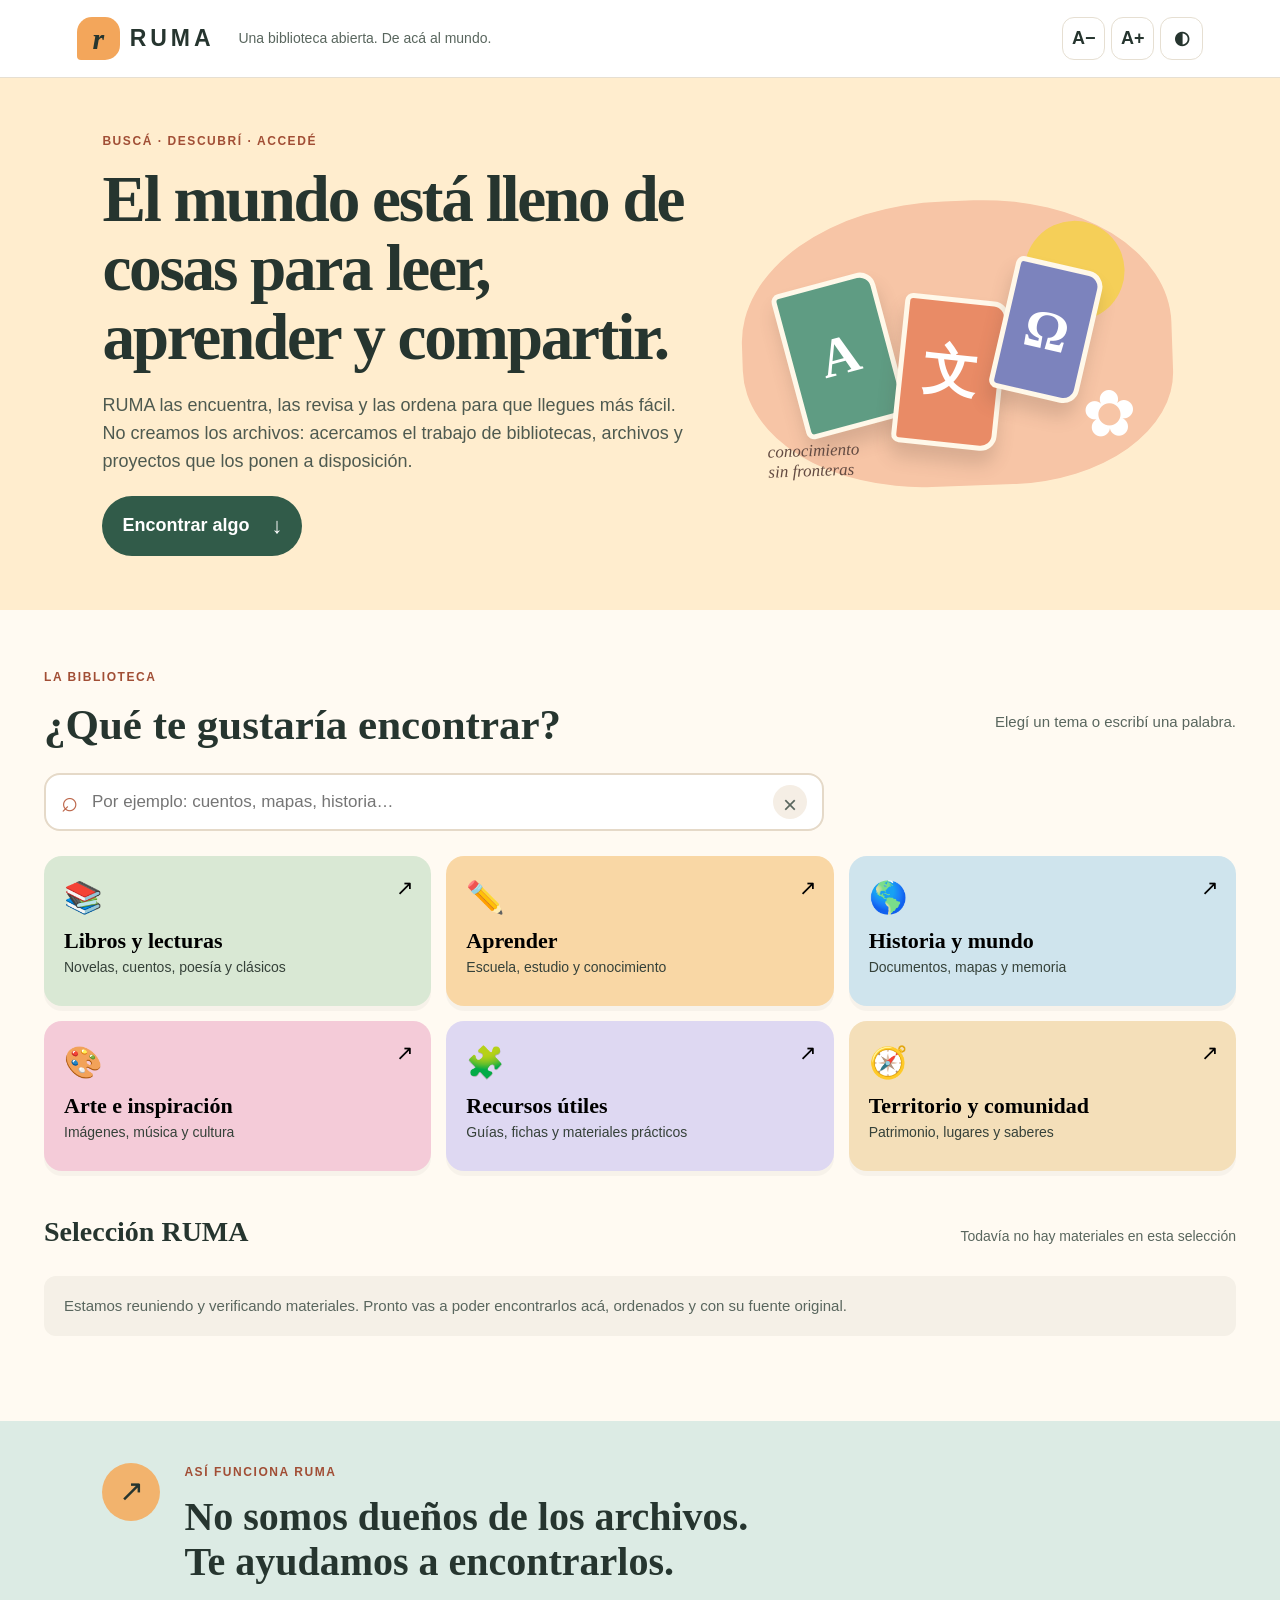
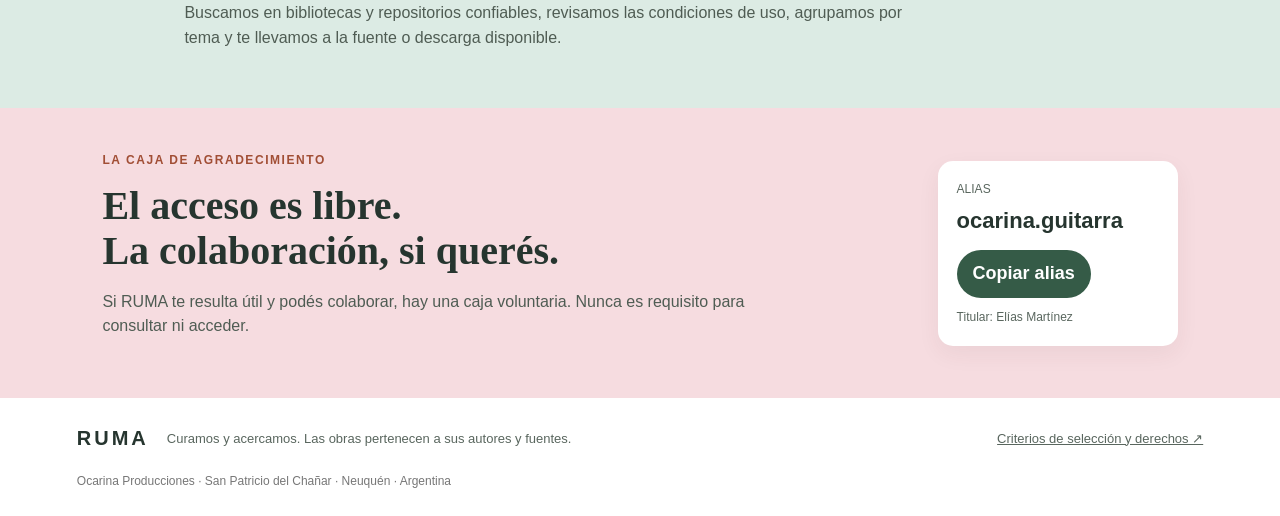
<file: index.html>
<!doctype html>
<html lang="es">
<head>
<meta charset="utf-8">
<meta name="viewport" content="width=device-width,initial-scale=1">
<meta name="theme-color" content="#fff8ed">
<meta name="description" content="RUMA reúne, ordena y acerca lecturas y archivos de acceso libre de todo el mundo.">
<title>RUMA — Encontrá lo que buscás</title>
<link rel="icon" href="assets/ruma-mark.svg" type="image/svg+xml">
<link rel="stylesheet" href="assets/css/style.css">
</head>
<body>
<a class="skip" href="#biblioteca">Ir a la biblioteca</a>
<header class="topbar">
 <a class="brand" href="./" aria-label="RUMA, inicio"><span class="brand-mark">r</span><b>RUMA</b></a>
 <p class="top-note">Una biblioteca abierta. De acá al mundo.</p>
 <div class="access-tools" aria-label="Opciones de lectura">
  <button id="font-down" type="button" aria-label="Reducir letra">A−</button>
  <button id="font-up" type="button" aria-label="Aumentar letra">A+</button>
  <button id="contrast" type="button" aria-label="Activar alto contraste" aria-pressed="false">◐</button>
 </div>
</header>
<main id="biblioteca">
 <section class="welcome">
  <div class="welcome-copy">
   <p class="kicker">BUSCÁ · DESCUBRÍ · ACCEDÉ</p>
   <h1>El mundo está lleno de cosas para leer, aprender y compartir.</h1>
   <p class="intro">RUMA las encuentra, las revisa y las ordena para que llegues más fácil. No creamos los archivos: acercamos el trabajo de bibliotecas, archivos y proyectos que los ponen a disposición.</p>
   <a class="jump" href="#explorar">Encontrar algo <span>↓</span></a>
  </div>
  <div class="welcome-art" aria-hidden="true">
   <span class="sun-shape"></span><span class="book book-a">A</span><span class="book book-b">文</span><span class="book book-c">Ω</span><span class="flower">✿</span><span class="art-caption">conocimiento<br>sin fronteras</span>
  </div>
 </section>
 <section class="explore" id="explorar">
  <div class="section-top"><div><p class="kicker">LA BIBLIOTECA</p><h2>¿Qué te gustaría encontrar?</h2></div><p class="section-hint">Elegí un tema o escribí una palabra.</p></div>
  <label class="searchbox"><span aria-hidden="true">⌕</span><input id="search" type="search" placeholder="Por ejemplo: cuentos, mapas, historia…" autocomplete="off"><button id="clear-search" type="button" aria-label="Borrar búsqueda">×</button></label>
  <div id="category-grid" class="category-grid" aria-label="Categorías">
   <button class="category-card c-books" data-category="lecturas"><span class="category-icon">📚</span><strong>Libros y lecturas</strong><small>Novelas, cuentos, poesía y clásicos</small><span class="card-arrow">↗</span></button>
   <button class="category-card c-learn" data-category="aprendizaje"><span class="category-icon">✏️</span><strong>Aprender</strong><small>Escuela, estudio y conocimiento</small><span class="card-arrow">↗</span></button>
   <button class="category-card c-world" data-category="historia"><span class="category-icon">🌎</span><strong>Historia y mundo</strong><small>Documentos, mapas y memoria</small><span class="card-arrow">↗</span></button>
   <button class="category-card c-create" data-category="arte"><span class="category-icon">🎨</span><strong>Arte e inspiración</strong><small>Imágenes, música y cultura</small><span class="card-arrow">↗</span></button>
   <button class="category-card c-useful" data-category="recursos"><span class="category-icon">🧩</span><strong>Recursos útiles</strong><small>Guías, fichas y materiales prácticos</small><span class="card-arrow">↗</span></button>
   <button class="category-card c-place" data-category="territorio"><span class="category-icon">🧭</span><strong>Territorio y comunidad</strong><small>Patrimonio, lugares y saberes</small><span class="card-arrow">↗</span></button>
  </div>
  <div class="results-heading"><h2 id="results-title">Selección RUMA</h2><span id="result-count" aria-live="polite">Explorá las categorías</span></div>
  <div id="resource-grid" class="resource-grid" aria-live="polite"></div>
  <p id="empty-state" class="empty-state">Estamos reuniendo y verificando materiales. Pronto vas a poder encontrarlos acá, ordenados y con su fuente original.</p>
  <button id="show-all" class="show-all" type="button" hidden>Ver todas las categorías</button>
 </section>
 <section class="how">
  <div class="how-symbol">↗</div><div><p class="kicker">ASÍ FUNCIONA RUMA</p><h2>No somos dueños de los archivos.<br>Te ayudamos a encontrarlos.</h2><p>Buscamos en bibliotecas y repositorios confiables, revisamos las condiciones de uso, agrupamos por tema y te llevamos a la fuente o descarga disponible.</p></div>
 </section>
 <section class="thanks"><div><p class="kicker">LA CAJA DE AGRADECIMIENTO</p><h2>El acceso es libre.<br>La colaboración, si querés.</h2><p>Si RUMA te resulta útil y podés colaborar, hay una caja voluntaria. Nunca es requisito para consultar ni acceder.</p></div><div class="thanks-box"><span>ALIAS</span><strong>ocarina.guitarra</strong><button id="copy-alias" type="button">Copiar alias</button><small id="copy-status" aria-live="polite">Titular: Elías Martínez</small></div></section>
</main>
<footer><b>RUMA</b><span>Curamos y acercamos. Las obras pertenecen a sus autores y fuentes.</span><a href="docs/politica-de-contenidos.html">Criterios de selección y derechos ↗</a><small>Ocarina Producciones · San Patricio del Chañar · Neuquén · Argentina</small></footer>
<script src="assets/js/app.js" defer></script>
</body></html>
</file>
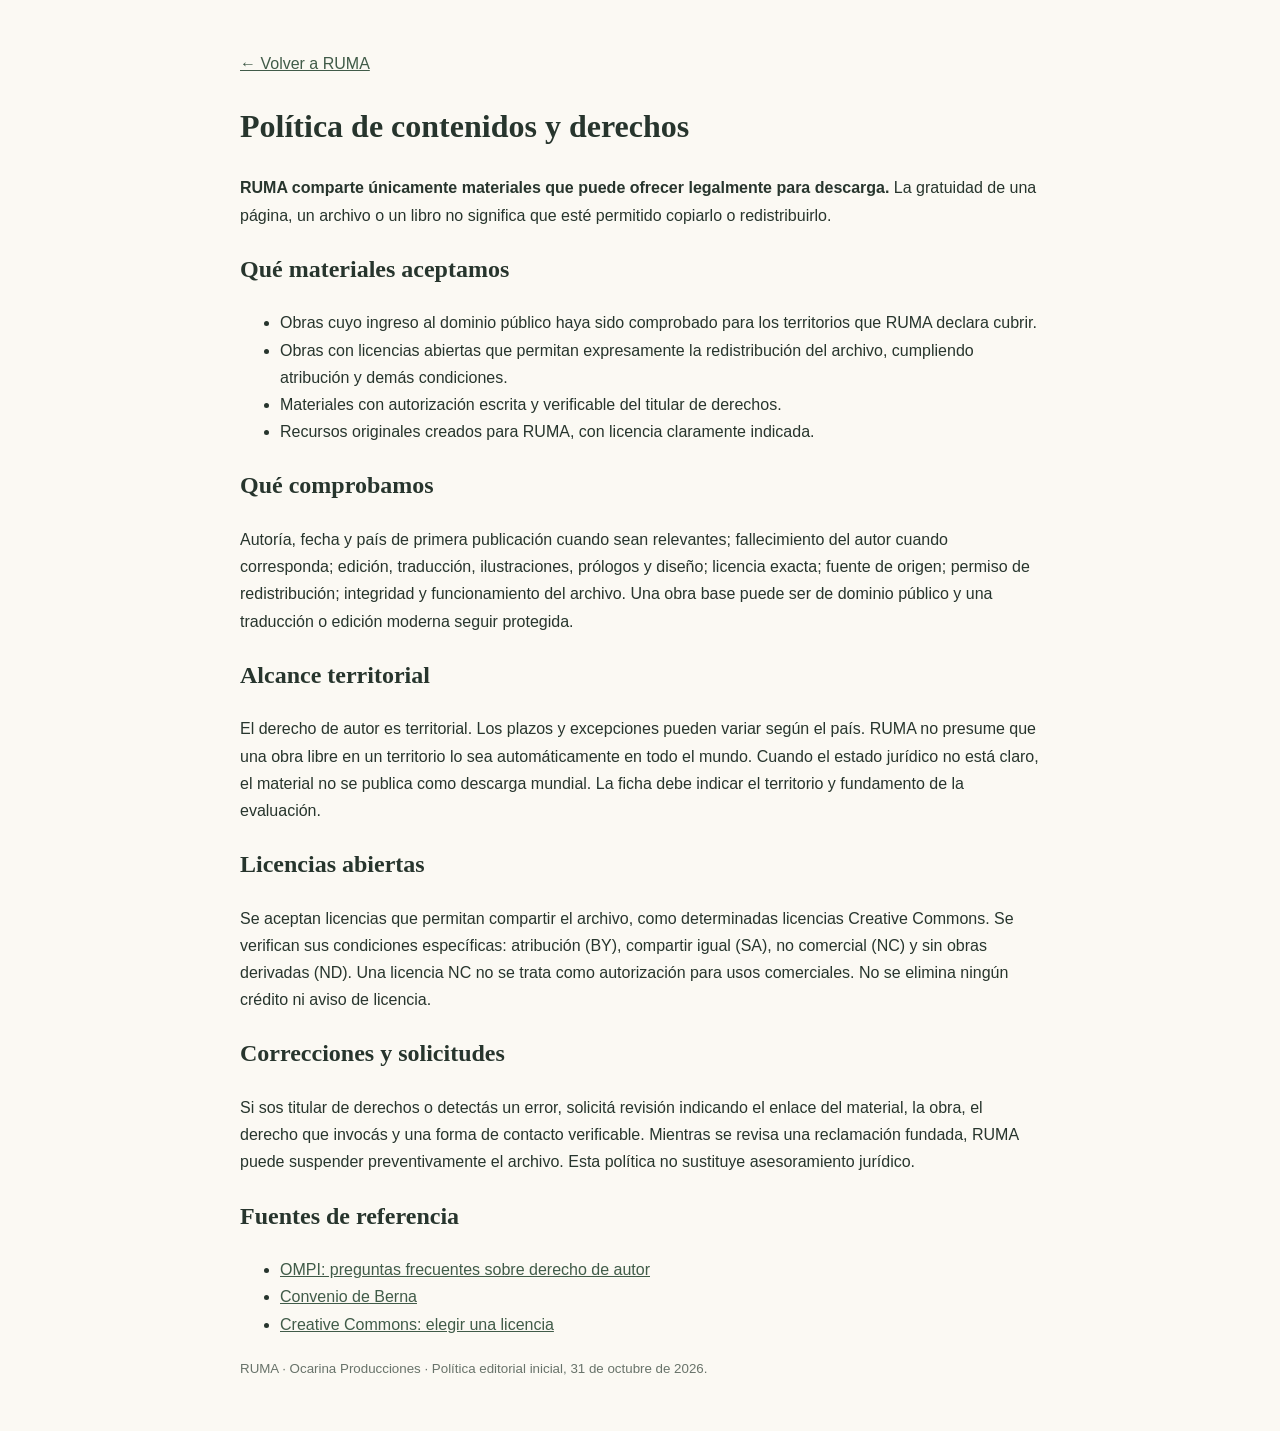
<file: docs/politica-de-contenidos.html>
<!doctype html><html lang="es"><head><meta charset="utf-8"><meta name="viewport" content="width=device-width,initial-scale=1"><title>Política de contenidos y derechos · RUMA</title><style>body{max-width:800px;margin:50px auto;padding:0 22px;font:16px/1.7 Arial,sans-serif;color:#27352d;background:#fbf9f3}h1,h2{font-family:Georgia,serif}a{color:#405b48}small{color:#68736a}</style></head><body><a href="../">← Volver a RUMA</a><h1>Política de contenidos y derechos</h1><p><b>RUMA comparte únicamente materiales que puede ofrecer legalmente para descarga.</b> La gratuidad de una página, un archivo o un libro no significa que esté permitido copiarlo o redistribuirlo.</p><h2>Qué materiales aceptamos</h2><ul><li>Obras cuyo ingreso al dominio público haya sido comprobado para los territorios que RUMA declara cubrir.</li><li>Obras con licencias abiertas que permitan expresamente la redistribución del archivo, cumpliendo atribución y demás condiciones.</li><li>Materiales con autorización escrita y verificable del titular de derechos.</li><li>Recursos originales creados para RUMA, con licencia claramente indicada.</li></ul><h2>Qué comprobamos</h2><p>Autoría, fecha y país de primera publicación cuando sean relevantes; fallecimiento del autor cuando corresponda; edición, traducción, ilustraciones, prólogos y diseño; licencia exacta; fuente de origen; permiso de redistribución; integridad y funcionamiento del archivo. Una obra base puede ser de dominio público y una traducción o edición moderna seguir protegida.</p><h2>Alcance territorial</h2><p>El derecho de autor es territorial. Los plazos y excepciones pueden variar según el país. RUMA no presume que una obra libre en un territorio lo sea automáticamente en todo el mundo. Cuando el estado jurídico no está claro, el material no se publica como descarga mundial. La ficha debe indicar el territorio y fundamento de la evaluación.</p><h2>Licencias abiertas</h2><p>Se aceptan licencias que permitan compartir el archivo, como determinadas licencias Creative Commons. Se verifican sus condiciones específicas: atribución (BY), compartir igual (SA), no comercial (NC) y sin obras derivadas (ND). Una licencia NC no se trata como autorización para usos comerciales. No se elimina ningún crédito ni aviso de licencia.</p><h2>Correcciones y solicitudes</h2><p>Si sos titular de derechos o detectás un error, solicitá revisión indicando el enlace del material, la obra, el derecho que invocás y una forma de contacto verificable. Mientras se revisa una reclamación fundada, RUMA puede suspender preventivamente el archivo. Esta política no sustituye asesoramiento jurídico.</p><h2>Fuentes de referencia</h2><ul><li><a href="https://www.wipo.int/es/web/copyright/faq-copyright">OMPI: preguntas frecuentes sobre derecho de autor</a></li><li><a href="https://www.wipo.int/en/web/treaties/ip/berne">Convenio de Berna</a></li><li><a href="https://creativecommons.org/share-your-work/cclicenses/">Creative Commons: elegir una licencia</a></li></ul><p><small>RUMA · Ocarina Producciones · Política editorial inicial, 31 de octubre de 2026.</small></p></body></html>
</file>
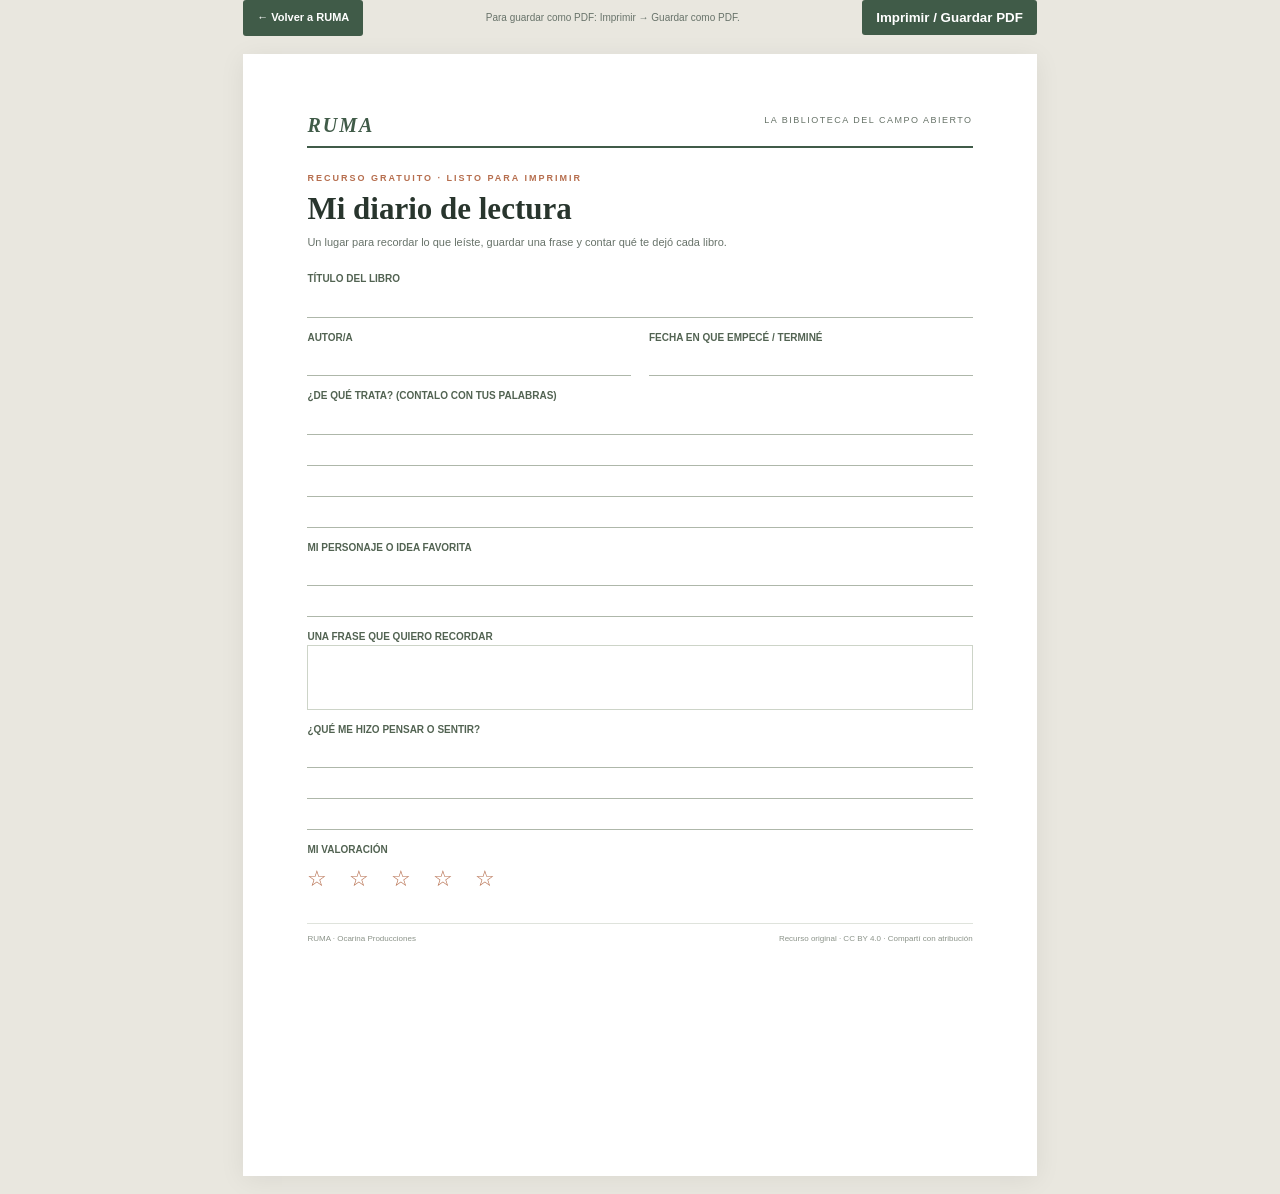
<file: recursos/diario-de-lectura.html>
<!doctype html><html lang="es"><head><meta charset="utf-8"><meta name="viewport" content="width=device-width,initial-scale=1"><title>Mi diario de lectura · RUMA</title><style>
*{box-sizing:border-box}body{margin:0;background:#e9e7df;color:#28352d;font:14px/1.45 Arial,sans-serif}.sheet{width:210mm;min-height:297mm;margin:18px auto;background:#fff;padding:16mm 17mm;box-shadow:0 4px 25px #0001}.top{display:flex;justify-content:space-between;border-bottom:2px solid #405b48;padding-bottom:9px;color:#667267;font-size:9px;letter-spacing:1.5px}.brand{font:italic bold 20px Georgia;color:#405b48;letter-spacing:2px}.kicker{margin:24px 0 7px;color:#b66e4e;font-size:9px;letter-spacing:2px;font-weight:bold}h1{font: bold 31px/1.1 Georgia;margin:0 0 8px;color:#28352d}.intro{font-size:11px;color:#68736a;margin:0 0 22px}.line{border-bottom:1px solid #aeb7aa;height:31px}.field{font-size:10px;font-weight:bold;color:#526352;margin-top:13px}.grid2{display:grid;grid-template-columns:1fr 1fr;gap:18px}.grid3{display:grid;grid-template-columns:repeat(3,1fr);gap:12px}.box{border:1px solid #cdd4c8;min-height:72px;padding:8px}.box label{font-size:9px;color:#68736a}.ruled{height:28px;border-bottom:1px solid #dfe3dc}.checklist{display:grid;grid-template-columns:1fr 1fr;gap:11px 22px}.check{border-bottom:1px solid #dfe3dc;padding:7px 0;font-size:11px}.square{display:inline-block;width:12px;height:12px;border:1px solid #8d9a8b;margin-right:8px;vertical-align:middle}.footer{border-top:1px solid #dfe3dc;margin-top:28px;padding-top:9px;display:flex;justify-content:space-between;color:#8b9389;font-size:8px}.actions{width:210mm;margin:0 auto 18px;display:flex;justify-content:space-between;align-items:center;color:#526352;font-size:11px}.actions a,.actions button{background:#405b48;color:white;border:0;border-radius:3px;padding:10px 14px;text-decoration:none;font-weight:bold;cursor:pointer}.tip{font-size:10px;color:#68736a}
@page{size:A4;margin:0}@media print{body{background:white}.sheet{margin:0;box-shadow:none;width:210mm;min-height:297mm}.actions{display:none}}@media(max-width:760px){.sheet,.actions{width:100%;margin:0}.sheet{min-height:100vh;padding:25px 20px}.actions{padding:12px 20px;flex-wrap:wrap;gap:8px}.grid2{grid-template-columns:1fr}}
</style></head><body><div class="actions"><a href="../">← Volver a RUMA</a><span class="tip">Para guardar como PDF: Imprimir → Guardar como PDF.</span><button onclick="window.print()">Imprimir / Guardar PDF</button></div><main class="sheet"><div class="top"><span class="brand">RUMA</span><span>LA BIBLIOTECA DEL CAMPO ABIERTO</span></div><p class="kicker">RECURSO GRATUITO · LISTO PARA IMPRIMIR</p><h1>Mi diario de lectura</h1><p class="intro">Un lugar para recordar lo que leíste, guardar una frase y contar qué te dejó cada libro.</p>
<div class="field">TÍTULO DEL LIBRO</div><div class="line"></div><div class="grid2"><div><div class="field">AUTOR/A</div><div class="line"></div></div><div><div class="field">FECHA EN QUE EMPECÉ / TERMINÉ</div><div class="line"></div></div></div>
<div class="field">¿DE QUÉ TRATA? (CONTALO CON TUS PALABRAS)</div><div class="line"></div><div class="line"></div><div class="line"></div><div class="line"></div>
<div class="field">MI PERSONAJE O IDEA FAVORITA</div><div class="line"></div><div class="line"></div>
<div class="field">UNA FRASE QUE QUIERO RECORDAR</div><div class="box" style="min-height:65px"></div>
<div class="field">¿QUÉ ME HIZO PENSAR O SENTIR?</div><div class="line"></div><div class="line"></div><div class="line"></div>
<div class="field">MI VALORACIÓN</div><div style="font-size:22px;color:#b66e4e;margin-top:5px">☆　☆　☆　☆　☆</div><div class="footer"><span>RUMA · Ocarina Producciones</span><span>Recurso original · CC BY 4.0 · Compartí con atribución</span></div></main></body></html>
</file>
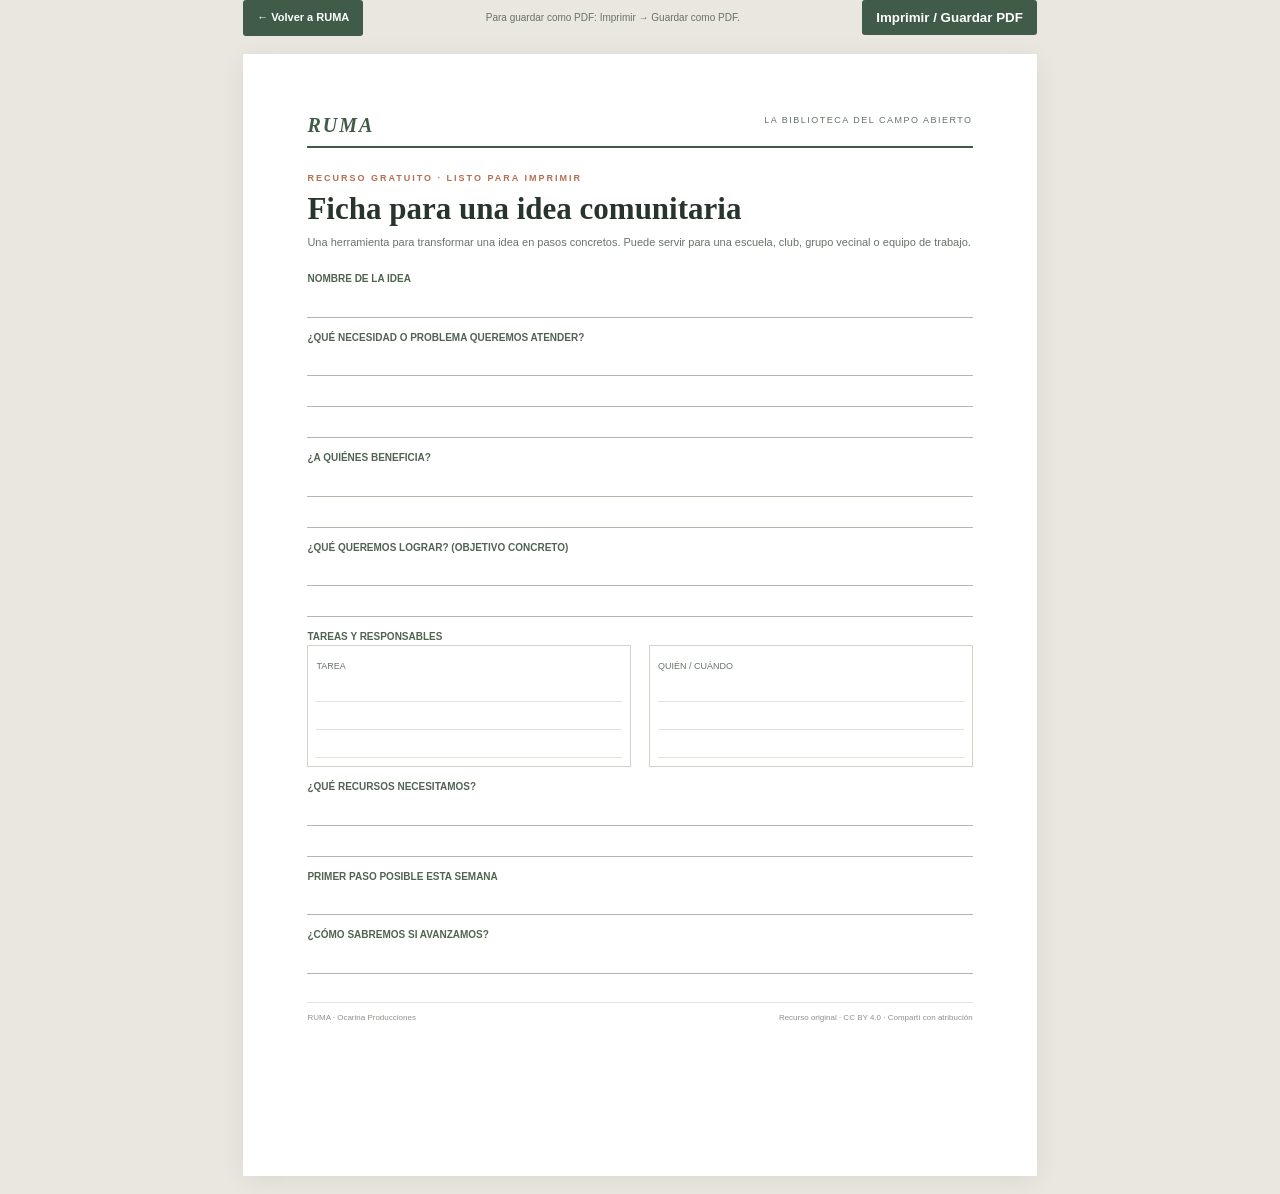
<file: recursos/ficha-proyecto-comunitario.html>
<!doctype html><html lang="es"><head><meta charset="utf-8"><meta name="viewport" content="width=device-width,initial-scale=1"><title>Ficha para una idea comunitaria · RUMA</title><style>
*{box-sizing:border-box}body{margin:0;background:#e9e7df;color:#28352d;font:14px/1.45 Arial,sans-serif}.sheet{width:210mm;min-height:297mm;margin:18px auto;background:#fff;padding:16mm 17mm;box-shadow:0 4px 25px #0001}.top{display:flex;justify-content:space-between;border-bottom:2px solid #405b48;padding-bottom:9px;color:#667267;font-size:9px;letter-spacing:1.5px}.brand{font:italic bold 20px Georgia;color:#405b48;letter-spacing:2px}.kicker{margin:24px 0 7px;color:#b66e4e;font-size:9px;letter-spacing:2px;font-weight:bold}h1{font: bold 31px/1.1 Georgia;margin:0 0 8px;color:#28352d}.intro{font-size:11px;color:#68736a;margin:0 0 22px}.line{border-bottom:1px solid #aeb7aa;height:31px}.field{font-size:10px;font-weight:bold;color:#526352;margin-top:13px}.grid2{display:grid;grid-template-columns:1fr 1fr;gap:18px}.grid3{display:grid;grid-template-columns:repeat(3,1fr);gap:12px}.box{border:1px solid #cdd4c8;min-height:72px;padding:8px}.box label{font-size:9px;color:#68736a}.ruled{height:28px;border-bottom:1px solid #dfe3dc}.checklist{display:grid;grid-template-columns:1fr 1fr;gap:11px 22px}.check{border-bottom:1px solid #dfe3dc;padding:7px 0;font-size:11px}.square{display:inline-block;width:12px;height:12px;border:1px solid #8d9a8b;margin-right:8px;vertical-align:middle}.footer{border-top:1px solid #dfe3dc;margin-top:28px;padding-top:9px;display:flex;justify-content:space-between;color:#8b9389;font-size:8px}.actions{width:210mm;margin:0 auto 18px;display:flex;justify-content:space-between;align-items:center;color:#526352;font-size:11px}.actions a,.actions button{background:#405b48;color:white;border:0;border-radius:3px;padding:10px 14px;text-decoration:none;font-weight:bold;cursor:pointer}.tip{font-size:10px;color:#68736a}
@page{size:A4;margin:0}@media print{body{background:white}.sheet{margin:0;box-shadow:none;width:210mm;min-height:297mm}.actions{display:none}}@media(max-width:760px){.sheet,.actions{width:100%;margin:0}.sheet{min-height:100vh;padding:25px 20px}.actions{padding:12px 20px;flex-wrap:wrap;gap:8px}.grid2{grid-template-columns:1fr}}
</style></head><body><div class="actions"><a href="../">← Volver a RUMA</a><span class="tip">Para guardar como PDF: Imprimir → Guardar como PDF.</span><button onclick="window.print()">Imprimir / Guardar PDF</button></div><main class="sheet"><div class="top"><span class="brand">RUMA</span><span>LA BIBLIOTECA DEL CAMPO ABIERTO</span></div><p class="kicker">RECURSO GRATUITO · LISTO PARA IMPRIMIR</p><h1>Ficha para una idea comunitaria</h1><p class="intro">Una herramienta para transformar una idea en pasos concretos. Puede servir para una escuela, club, grupo vecinal o equipo de trabajo.</p>
<div class="field">NOMBRE DE LA IDEA</div><div class="line"></div>
<div class="field">¿QUÉ NECESIDAD O PROBLEMA QUEREMOS ATENDER?</div><div class="line"></div><div class="line"></div><div class="line"></div>
<div class="field">¿A QUIÉNES BENEFICIA?</div><div class="line"></div><div class="line"></div>
<div class="field">¿QUÉ QUEREMOS LOGRAR? (OBJETIVO CONCRETO)</div><div class="line"></div><div class="line"></div>
<div class="field">TAREAS Y RESPONSABLES</div><div class="grid2"><div class="box"><label>TAREA</label><div class="ruled"></div><div class="ruled"></div><div class="ruled"></div></div><div class="box"><label>QUIÉN / CUÁNDO</label><div class="ruled"></div><div class="ruled"></div><div class="ruled"></div></div></div>
<div class="field">¿QUÉ RECURSOS NECESITAMOS?</div><div class="line"></div><div class="line"></div>
<div class="field">PRIMER PASO POSIBLE ESTA SEMANA</div><div class="line"></div>
<div class="field">¿CÓMO SABREMOS SI AVANZAMOS?</div><div class="line"></div><div class="footer"><span>RUMA · Ocarina Producciones</span><span>Recurso original · CC BY 4.0 · Compartí con atribución</span></div></main></body></html>
</file>
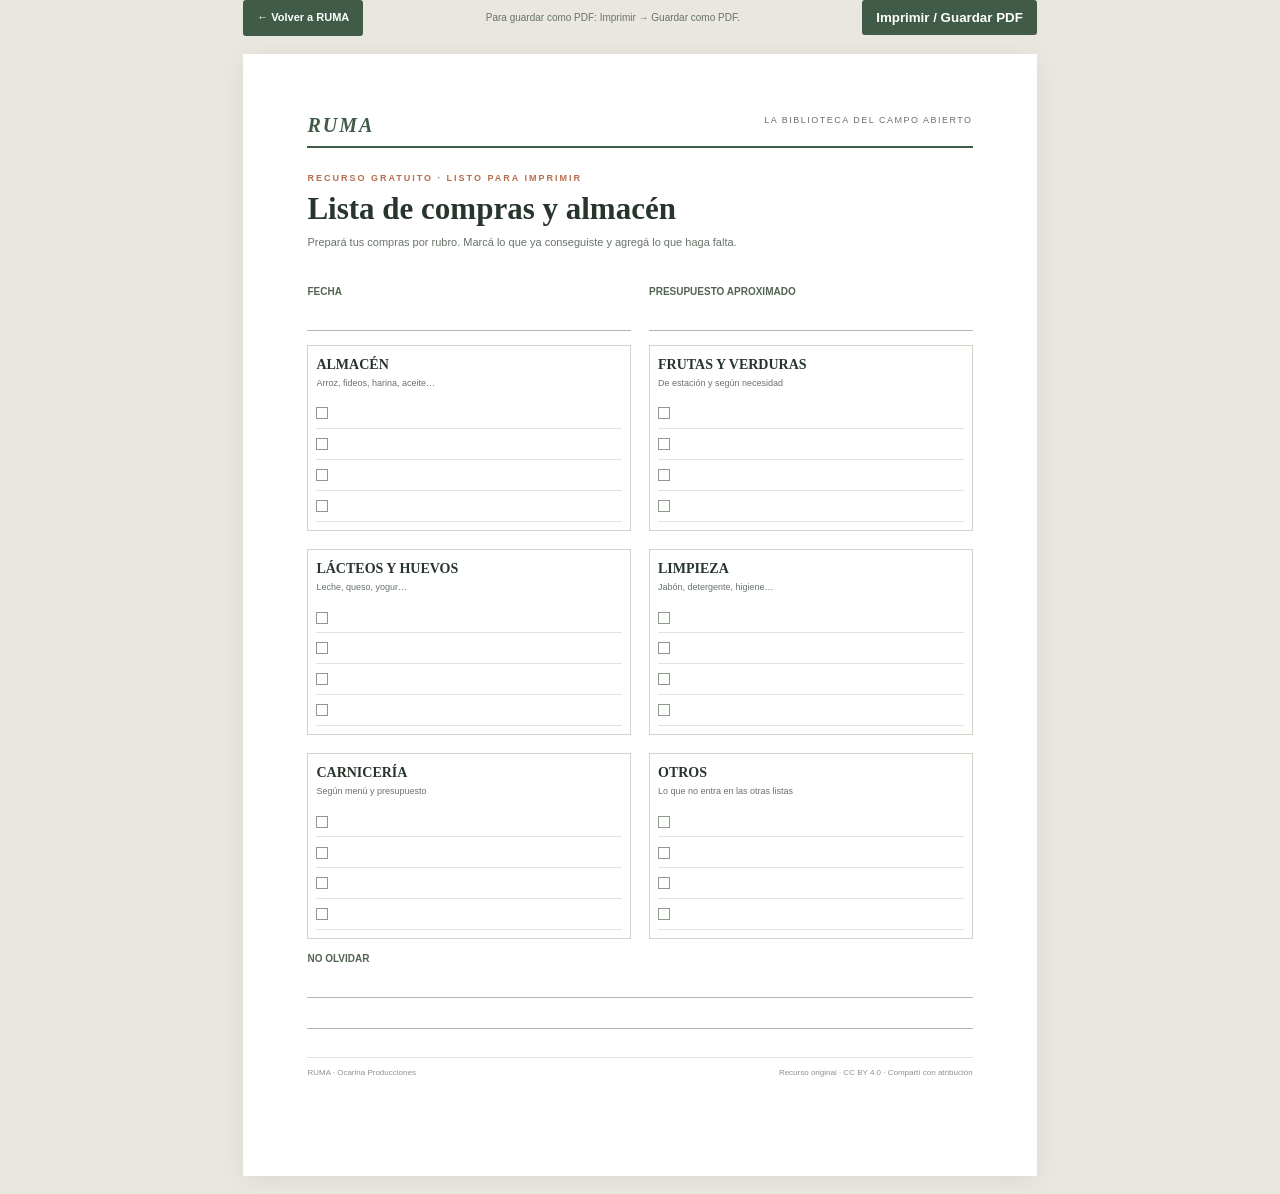
<file: recursos/lista-de-compras.html>
<!doctype html><html lang="es"><head><meta charset="utf-8"><meta name="viewport" content="width=device-width,initial-scale=1"><title>Lista de compras y almacén · RUMA</title><style>
*{box-sizing:border-box}body{margin:0;background:#e9e7df;color:#28352d;font:14px/1.45 Arial,sans-serif}.sheet{width:210mm;min-height:297mm;margin:18px auto;background:#fff;padding:16mm 17mm;box-shadow:0 4px 25px #0001}.top{display:flex;justify-content:space-between;border-bottom:2px solid #405b48;padding-bottom:9px;color:#667267;font-size:9px;letter-spacing:1.5px}.brand{font:italic bold 20px Georgia;color:#405b48;letter-spacing:2px}.kicker{margin:24px 0 7px;color:#b66e4e;font-size:9px;letter-spacing:2px;font-weight:bold}h1{font: bold 31px/1.1 Georgia;margin:0 0 8px;color:#28352d}.intro{font-size:11px;color:#68736a;margin:0 0 22px}.line{border-bottom:1px solid #aeb7aa;height:31px}.field{font-size:10px;font-weight:bold;color:#526352;margin-top:13px}.grid2{display:grid;grid-template-columns:1fr 1fr;gap:18px}.grid3{display:grid;grid-template-columns:repeat(3,1fr);gap:12px}.box{border:1px solid #cdd4c8;min-height:72px;padding:8px}.box label{font-size:9px;color:#68736a}.ruled{height:28px;border-bottom:1px solid #dfe3dc}.checklist{display:grid;grid-template-columns:1fr 1fr;gap:11px 22px}.check{border-bottom:1px solid #dfe3dc;padding:7px 0;font-size:11px}.square{display:inline-block;width:12px;height:12px;border:1px solid #8d9a8b;margin-right:8px;vertical-align:middle}.footer{border-top:1px solid #dfe3dc;margin-top:28px;padding-top:9px;display:flex;justify-content:space-between;color:#8b9389;font-size:8px}.actions{width:210mm;margin:0 auto 18px;display:flex;justify-content:space-between;align-items:center;color:#526352;font-size:11px}.actions a,.actions button{background:#405b48;color:white;border:0;border-radius:3px;padding:10px 14px;text-decoration:none;font-weight:bold;cursor:pointer}.tip{font-size:10px;color:#68736a}
@page{size:A4;margin:0}@media print{body{background:white}.sheet{margin:0;box-shadow:none;width:210mm;min-height:297mm}.actions{display:none}}@media(max-width:760px){.sheet,.actions{width:100%;margin:0}.sheet{min-height:100vh;padding:25px 20px}.actions{padding:12px 20px;flex-wrap:wrap;gap:8px}.grid2{grid-template-columns:1fr}}
</style></head><body><div class="actions"><a href="../">← Volver a RUMA</a><span class="tip">Para guardar como PDF: Imprimir → Guardar como PDF.</span><button onclick="window.print()">Imprimir / Guardar PDF</button></div><main class="sheet"><div class="top"><span class="brand">RUMA</span><span>LA BIBLIOTECA DEL CAMPO ABIERTO</span></div><p class="kicker">RECURSO GRATUITO · LISTO PARA IMPRIMIR</p><h1>Lista de compras y almacén</h1><p class="intro">Prepará tus compras por rubro. Marcá lo que ya conseguiste y agregá lo que haga falta.</p>
<div class="grid2"><div><div class="field">FECHA</div><div class="line"></div></div><div><div class="field">PRESUPUESTO APROXIMADO</div><div class="line"></div></div></div>
<div class="grid2" style="margin-top:14px"><div class="box"><b style="font: bold 14px Georgia">ALMACÉN</b><p style="font-size:9px;color:#68736a;margin:3px 0 8px">Arroz, fideos, harina, aceite…</p><div class="check"><span class="square"></span></div><div class="check"><span class="square"></span></div><div class="check"><span class="square"></span></div><div class="check"><span class="square"></span></div></div><div class="box"><b style="font: bold 14px Georgia">FRUTAS Y VERDURAS</b><p style="font-size:9px;color:#68736a;margin:3px 0 8px">De estación y según necesidad</p><div class="check"><span class="square"></span></div><div class="check"><span class="square"></span></div><div class="check"><span class="square"></span></div><div class="check"><span class="square"></span></div></div><div class="box"><b style="font: bold 14px Georgia">LÁCTEOS Y HUEVOS</b><p style="font-size:9px;color:#68736a;margin:3px 0 8px">Leche, queso, yogur…</p><div class="check"><span class="square"></span></div><div class="check"><span class="square"></span></div><div class="check"><span class="square"></span></div><div class="check"><span class="square"></span></div></div><div class="box"><b style="font: bold 14px Georgia">LIMPIEZA</b><p style="font-size:9px;color:#68736a;margin:3px 0 8px">Jabón, detergente, higiene…</p><div class="check"><span class="square"></span></div><div class="check"><span class="square"></span></div><div class="check"><span class="square"></span></div><div class="check"><span class="square"></span></div></div><div class="box"><b style="font: bold 14px Georgia">CARNICERÍA</b><p style="font-size:9px;color:#68736a;margin:3px 0 8px">Según menú y presupuesto</p><div class="check"><span class="square"></span></div><div class="check"><span class="square"></span></div><div class="check"><span class="square"></span></div><div class="check"><span class="square"></span></div></div><div class="box"><b style="font: bold 14px Georgia">OTROS</b><p style="font-size:9px;color:#68736a;margin:3px 0 8px">Lo que no entra en las otras listas</p><div class="check"><span class="square"></span></div><div class="check"><span class="square"></span></div><div class="check"><span class="square"></span></div><div class="check"><span class="square"></span></div></div></div>
<div class="field">NO OLVIDAR</div><div class="line"></div><div class="line"></div><div class="footer"><span>RUMA · Ocarina Producciones</span><span>Recurso original · CC BY 4.0 · Compartí con atribución</span></div></main></body></html>
</file>
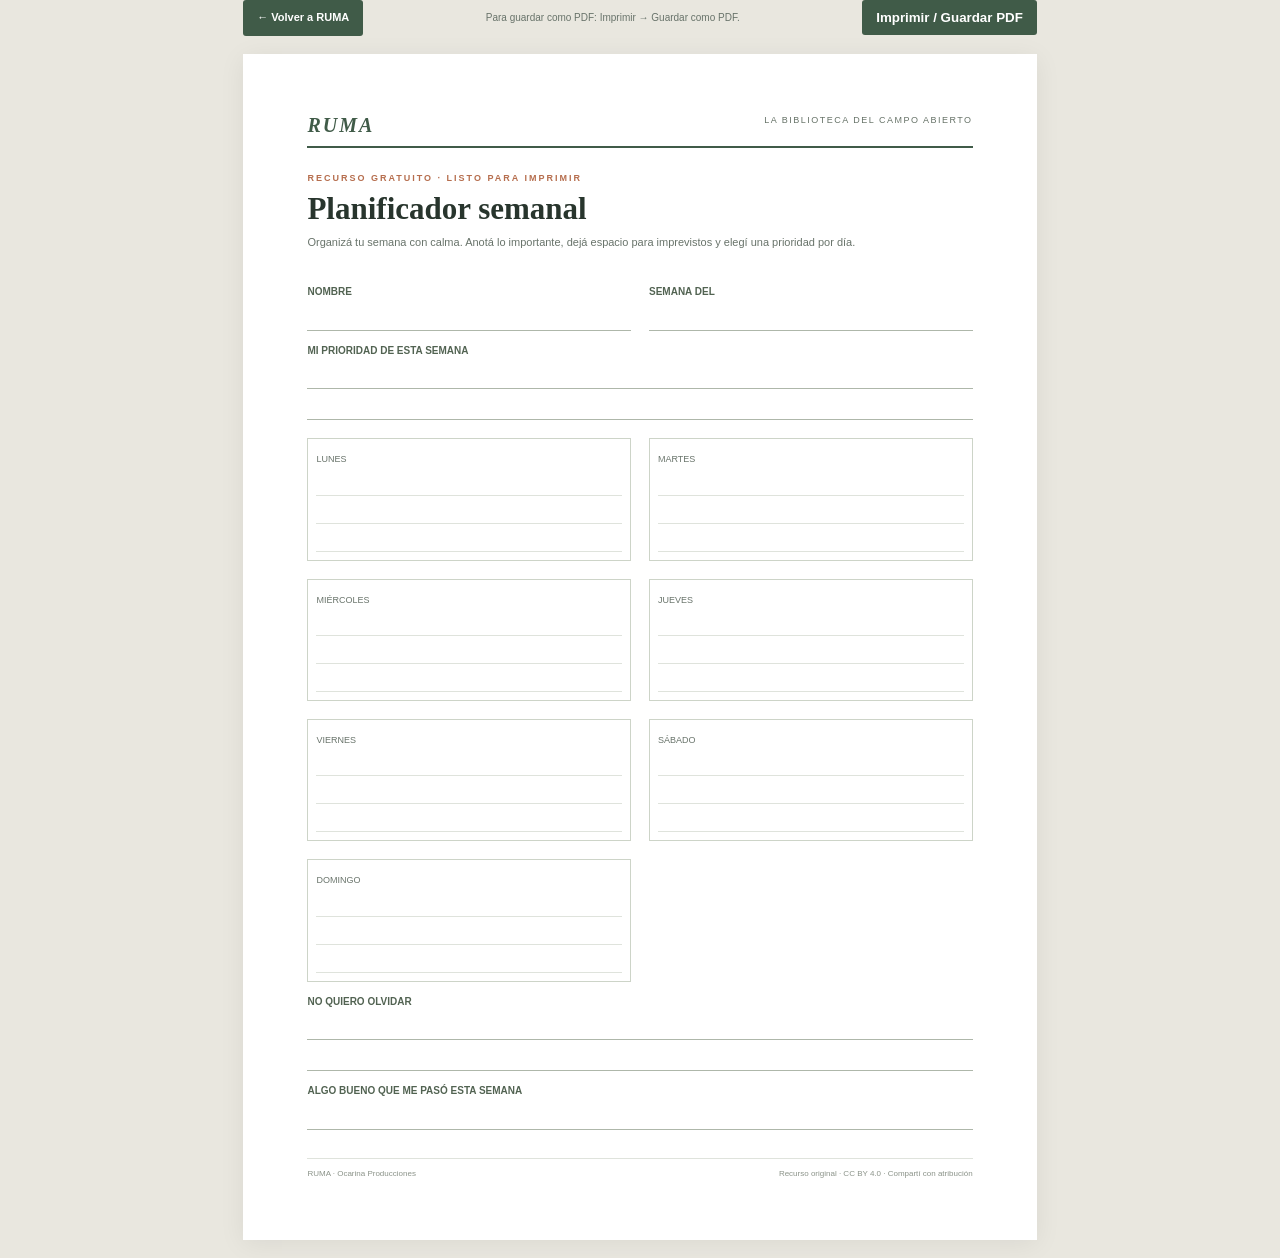
<file: recursos/planificador-semanal.html>
<!doctype html><html lang="es"><head><meta charset="utf-8"><meta name="viewport" content="width=device-width,initial-scale=1"><title>Planificador semanal · RUMA</title><style>
*{box-sizing:border-box}body{margin:0;background:#e9e7df;color:#28352d;font:14px/1.45 Arial,sans-serif}.sheet{width:210mm;min-height:297mm;margin:18px auto;background:#fff;padding:16mm 17mm;box-shadow:0 4px 25px #0001}.top{display:flex;justify-content:space-between;border-bottom:2px solid #405b48;padding-bottom:9px;color:#667267;font-size:9px;letter-spacing:1.5px}.brand{font:italic bold 20px Georgia;color:#405b48;letter-spacing:2px}.kicker{margin:24px 0 7px;color:#b66e4e;font-size:9px;letter-spacing:2px;font-weight:bold}h1{font: bold 31px/1.1 Georgia;margin:0 0 8px;color:#28352d}.intro{font-size:11px;color:#68736a;margin:0 0 22px}.line{border-bottom:1px solid #aeb7aa;height:31px}.field{font-size:10px;font-weight:bold;color:#526352;margin-top:13px}.grid2{display:grid;grid-template-columns:1fr 1fr;gap:18px}.grid3{display:grid;grid-template-columns:repeat(3,1fr);gap:12px}.box{border:1px solid #cdd4c8;min-height:72px;padding:8px}.box label{font-size:9px;color:#68736a}.ruled{height:28px;border-bottom:1px solid #dfe3dc}.checklist{display:grid;grid-template-columns:1fr 1fr;gap:11px 22px}.check{border-bottom:1px solid #dfe3dc;padding:7px 0;font-size:11px}.square{display:inline-block;width:12px;height:12px;border:1px solid #8d9a8b;margin-right:8px;vertical-align:middle}.footer{border-top:1px solid #dfe3dc;margin-top:28px;padding-top:9px;display:flex;justify-content:space-between;color:#8b9389;font-size:8px}.actions{width:210mm;margin:0 auto 18px;display:flex;justify-content:space-between;align-items:center;color:#526352;font-size:11px}.actions a,.actions button{background:#405b48;color:white;border:0;border-radius:3px;padding:10px 14px;text-decoration:none;font-weight:bold;cursor:pointer}.tip{font-size:10px;color:#68736a}
@page{size:A4;margin:0}@media print{body{background:white}.sheet{margin:0;box-shadow:none;width:210mm;min-height:297mm}.actions{display:none}}@media(max-width:760px){.sheet,.actions{width:100%;margin:0}.sheet{min-height:100vh;padding:25px 20px}.actions{padding:12px 20px;flex-wrap:wrap;gap:8px}.grid2{grid-template-columns:1fr}}
</style></head><body><div class="actions"><a href="../">← Volver a RUMA</a><span class="tip">Para guardar como PDF: Imprimir → Guardar como PDF.</span><button onclick="window.print()">Imprimir / Guardar PDF</button></div><main class="sheet"><div class="top"><span class="brand">RUMA</span><span>LA BIBLIOTECA DEL CAMPO ABIERTO</span></div><p class="kicker">RECURSO GRATUITO · LISTO PARA IMPRIMIR</p><h1>Planificador semanal</h1><p class="intro">Organizá tu semana con calma. Anotá lo importante, dejá espacio para imprevistos y elegí una prioridad por día.</p>
<div class="grid2"><div><div class="field">NOMBRE</div><div class="line"></div></div><div><div class="field">SEMANA DEL</div><div class="line"></div></div></div>
<div class="field">MI PRIORIDAD DE ESTA SEMANA</div><div class="line"></div><div class="line"></div>
<div class="grid2" style="margin-top:18px"><div class="box"><label>LUNES</label><div class="ruled"></div><div class="ruled"></div><div class="ruled"></div></div><div class="box"><label>MARTES</label><div class="ruled"></div><div class="ruled"></div><div class="ruled"></div></div><div class="box"><label>MIÉRCOLES</label><div class="ruled"></div><div class="ruled"></div><div class="ruled"></div></div><div class="box"><label>JUEVES</label><div class="ruled"></div><div class="ruled"></div><div class="ruled"></div></div><div class="box"><label>VIERNES</label><div class="ruled"></div><div class="ruled"></div><div class="ruled"></div></div><div class="box"><label>SÁBADO</label><div class="ruled"></div><div class="ruled"></div><div class="ruled"></div></div><div class="box"><label>DOMINGO</label><div class="ruled"></div><div class="ruled"></div><div class="ruled"></div></div></div>
<div class="field">NO QUIERO OLVIDAR</div><div class="line"></div><div class="line"></div>
<div class="field">ALGO BUENO QUE ME PASÓ ESTA SEMANA</div><div class="line"></div><div class="footer"><span>RUMA · Ocarina Producciones</span><span>Recurso original · CC BY 4.0 · Compartí con atribución</span></div></main></body></html>
</file>
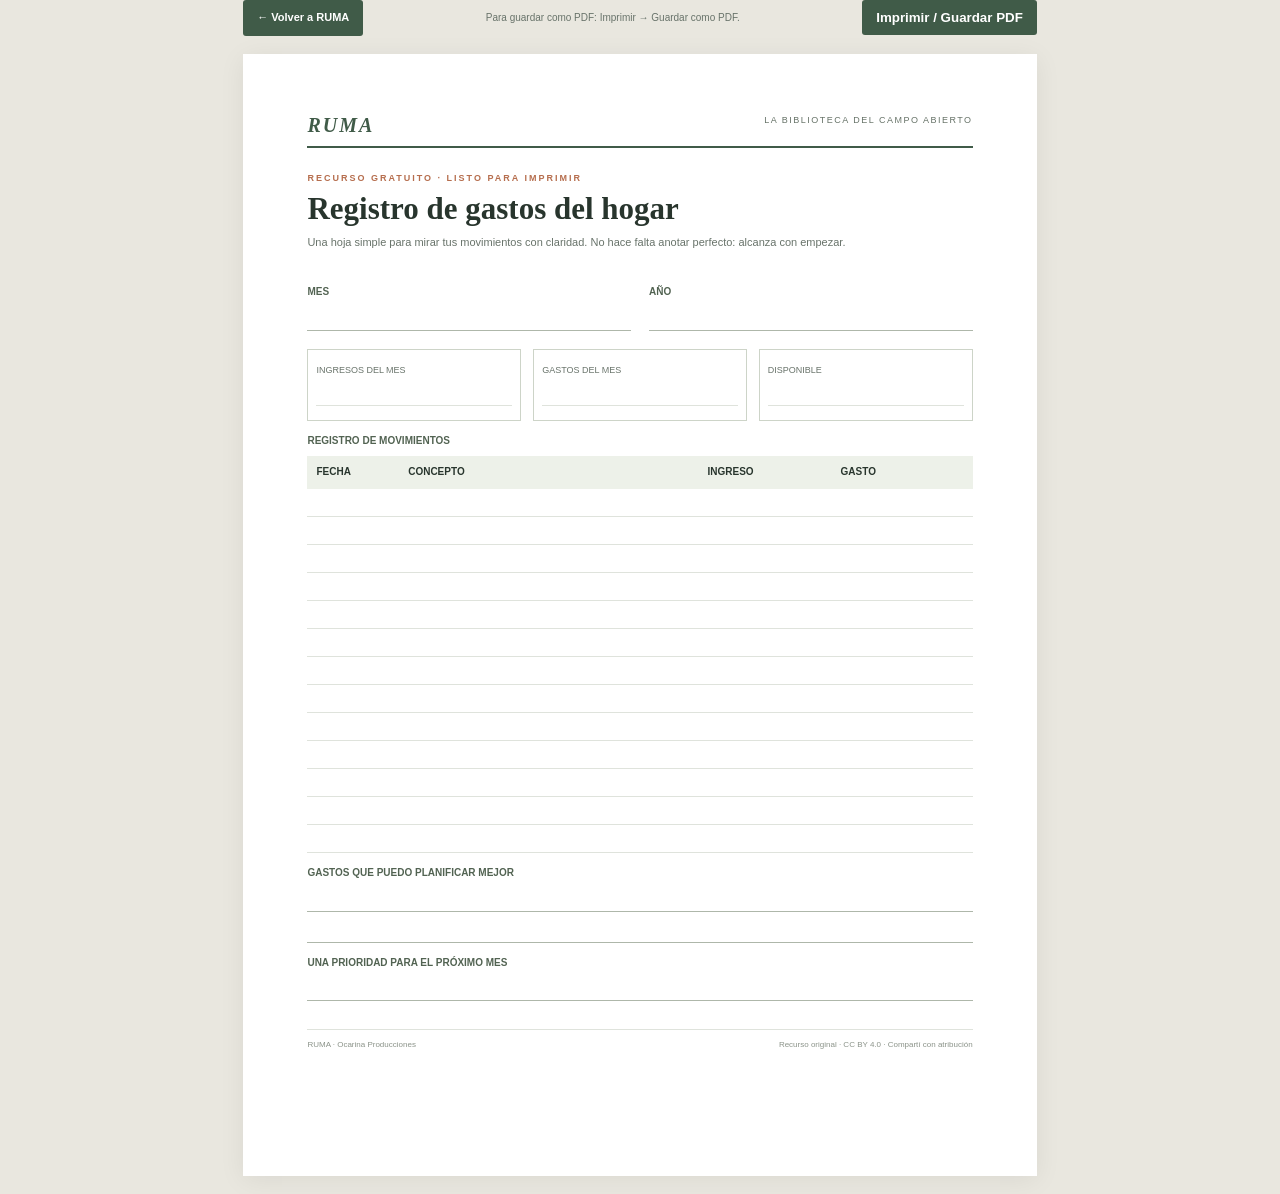
<file: recursos/registro-gastos-hogar.html>
<!doctype html><html lang="es"><head><meta charset="utf-8"><meta name="viewport" content="width=device-width,initial-scale=1"><title>Registro de gastos del hogar · RUMA</title><style>
*{box-sizing:border-box}body{margin:0;background:#e9e7df;color:#28352d;font:14px/1.45 Arial,sans-serif}.sheet{width:210mm;min-height:297mm;margin:18px auto;background:#fff;padding:16mm 17mm;box-shadow:0 4px 25px #0001}.top{display:flex;justify-content:space-between;border-bottom:2px solid #405b48;padding-bottom:9px;color:#667267;font-size:9px;letter-spacing:1.5px}.brand{font:italic bold 20px Georgia;color:#405b48;letter-spacing:2px}.kicker{margin:24px 0 7px;color:#b66e4e;font-size:9px;letter-spacing:2px;font-weight:bold}h1{font: bold 31px/1.1 Georgia;margin:0 0 8px;color:#28352d}.intro{font-size:11px;color:#68736a;margin:0 0 22px}.line{border-bottom:1px solid #aeb7aa;height:31px}.field{font-size:10px;font-weight:bold;color:#526352;margin-top:13px}.grid2{display:grid;grid-template-columns:1fr 1fr;gap:18px}.grid3{display:grid;grid-template-columns:repeat(3,1fr);gap:12px}.box{border:1px solid #cdd4c8;min-height:72px;padding:8px}.box label{font-size:9px;color:#68736a}.ruled{height:28px;border-bottom:1px solid #dfe3dc}.checklist{display:grid;grid-template-columns:1fr 1fr;gap:11px 22px}.check{border-bottom:1px solid #dfe3dc;padding:7px 0;font-size:11px}.square{display:inline-block;width:12px;height:12px;border:1px solid #8d9a8b;margin-right:8px;vertical-align:middle}.footer{border-top:1px solid #dfe3dc;margin-top:28px;padding-top:9px;display:flex;justify-content:space-between;color:#8b9389;font-size:8px}.actions{width:210mm;margin:0 auto 18px;display:flex;justify-content:space-between;align-items:center;color:#526352;font-size:11px}.actions a,.actions button{background:#405b48;color:white;border:0;border-radius:3px;padding:10px 14px;text-decoration:none;font-weight:bold;cursor:pointer}.tip{font-size:10px;color:#68736a}
@page{size:A4;margin:0}@media print{body{background:white}.sheet{margin:0;box-shadow:none;width:210mm;min-height:297mm}.actions{display:none}}@media(max-width:760px){.sheet,.actions{width:100%;margin:0}.sheet{min-height:100vh;padding:25px 20px}.actions{padding:12px 20px;flex-wrap:wrap;gap:8px}.grid2{grid-template-columns:1fr}}
</style></head><body><div class="actions"><a href="../">← Volver a RUMA</a><span class="tip">Para guardar como PDF: Imprimir → Guardar como PDF.</span><button onclick="window.print()">Imprimir / Guardar PDF</button></div><main class="sheet"><div class="top"><span class="brand">RUMA</span><span>LA BIBLIOTECA DEL CAMPO ABIERTO</span></div><p class="kicker">RECURSO GRATUITO · LISTO PARA IMPRIMIR</p><h1>Registro de gastos del hogar</h1><p class="intro">Una hoja simple para mirar tus movimientos con claridad. No hace falta anotar perfecto: alcanza con empezar.</p>
<div class="grid2"><div><div class="field">MES</div><div class="line"></div></div><div><div class="field">AÑO</div><div class="line"></div></div></div>
<div class="grid3" style="margin-top:18px"><div class="box"><label>INGRESOS DEL MES</label><div class="ruled"></div></div><div class="box"><label>GASTOS DEL MES</label><div class="ruled"></div></div><div class="box"><label>DISPONIBLE</label><div class="ruled"></div></div></div>
<div class="field">REGISTRO DE MOVIMIENTOS</div><table style="width:100%;border-collapse:collapse;margin-top:8px;font-size:10px"><tr style="background:#edf1e9"><th style="padding:9px;text-align:left">FECHA</th><th style="text-align:left">CONCEPTO</th><th style="text-align:left">INGRESO</th><th style="text-align:left">GASTO</th></tr><tr><td style="height:28px;border-bottom:1px solid #dfe3dc;width:15%"></td><td style="border-bottom:1px solid #dfe3dc"></td><td style="border-bottom:1px solid #dfe3dc;width:20%"></td><td style="border-bottom:1px solid #dfe3dc;width:20%"></td></tr><tr><td style="height:28px;border-bottom:1px solid #dfe3dc;width:15%"></td><td style="border-bottom:1px solid #dfe3dc"></td><td style="border-bottom:1px solid #dfe3dc;width:20%"></td><td style="border-bottom:1px solid #dfe3dc;width:20%"></td></tr><tr><td style="height:28px;border-bottom:1px solid #dfe3dc;width:15%"></td><td style="border-bottom:1px solid #dfe3dc"></td><td style="border-bottom:1px solid #dfe3dc;width:20%"></td><td style="border-bottom:1px solid #dfe3dc;width:20%"></td></tr><tr><td style="height:28px;border-bottom:1px solid #dfe3dc;width:15%"></td><td style="border-bottom:1px solid #dfe3dc"></td><td style="border-bottom:1px solid #dfe3dc;width:20%"></td><td style="border-bottom:1px solid #dfe3dc;width:20%"></td></tr><tr><td style="height:28px;border-bottom:1px solid #dfe3dc;width:15%"></td><td style="border-bottom:1px solid #dfe3dc"></td><td style="border-bottom:1px solid #dfe3dc;width:20%"></td><td style="border-bottom:1px solid #dfe3dc;width:20%"></td></tr><tr><td style="height:28px;border-bottom:1px solid #dfe3dc;width:15%"></td><td style="border-bottom:1px solid #dfe3dc"></td><td style="border-bottom:1px solid #dfe3dc;width:20%"></td><td style="border-bottom:1px solid #dfe3dc;width:20%"></td></tr><tr><td style="height:28px;border-bottom:1px solid #dfe3dc;width:15%"></td><td style="border-bottom:1px solid #dfe3dc"></td><td style="border-bottom:1px solid #dfe3dc;width:20%"></td><td style="border-bottom:1px solid #dfe3dc;width:20%"></td></tr><tr><td style="height:28px;border-bottom:1px solid #dfe3dc;width:15%"></td><td style="border-bottom:1px solid #dfe3dc"></td><td style="border-bottom:1px solid #dfe3dc;width:20%"></td><td style="border-bottom:1px solid #dfe3dc;width:20%"></td></tr><tr><td style="height:28px;border-bottom:1px solid #dfe3dc;width:15%"></td><td style="border-bottom:1px solid #dfe3dc"></td><td style="border-bottom:1px solid #dfe3dc;width:20%"></td><td style="border-bottom:1px solid #dfe3dc;width:20%"></td></tr><tr><td style="height:28px;border-bottom:1px solid #dfe3dc;width:15%"></td><td style="border-bottom:1px solid #dfe3dc"></td><td style="border-bottom:1px solid #dfe3dc;width:20%"></td><td style="border-bottom:1px solid #dfe3dc;width:20%"></td></tr><tr><td style="height:28px;border-bottom:1px solid #dfe3dc;width:15%"></td><td style="border-bottom:1px solid #dfe3dc"></td><td style="border-bottom:1px solid #dfe3dc;width:20%"></td><td style="border-bottom:1px solid #dfe3dc;width:20%"></td></tr><tr><td style="height:28px;border-bottom:1px solid #dfe3dc;width:15%"></td><td style="border-bottom:1px solid #dfe3dc"></td><td style="border-bottom:1px solid #dfe3dc;width:20%"></td><td style="border-bottom:1px solid #dfe3dc;width:20%"></td></tr><tr><td style="height:28px;border-bottom:1px solid #dfe3dc;width:15%"></td><td style="border-bottom:1px solid #dfe3dc"></td><td style="border-bottom:1px solid #dfe3dc;width:20%"></td><td style="border-bottom:1px solid #dfe3dc;width:20%"></td></tr></table>
<div class="field">GASTOS QUE PUEDO PLANIFICAR MEJOR</div><div class="line"></div><div class="line"></div>
<div class="field">UNA PRIORIDAD PARA EL PRÓXIMO MES</div><div class="line"></div><div class="footer"><span>RUMA · Ocarina Producciones</span><span>Recurso original · CC BY 4.0 · Compartí con atribución</span></div></main></body></html>
</file>
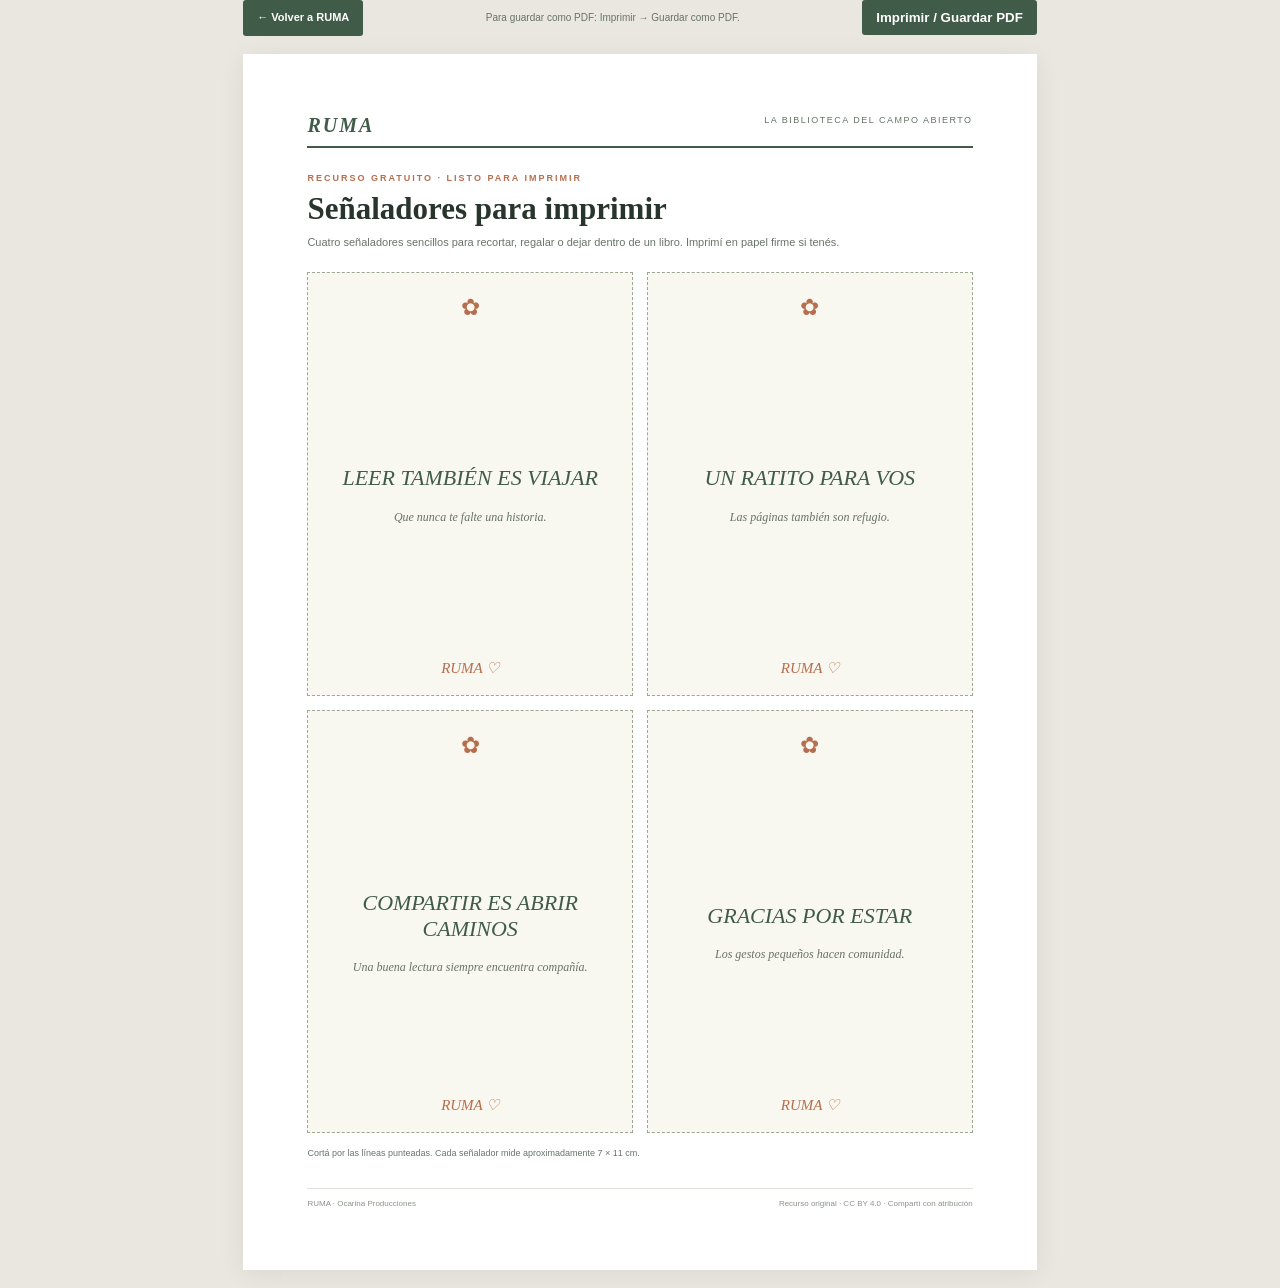
<file: recursos/senaladores.html>
<!doctype html><html lang="es"><head><meta charset="utf-8"><meta name="viewport" content="width=device-width,initial-scale=1"><title>Señaladores para imprimir · RUMA</title><style>
*{box-sizing:border-box}body{margin:0;background:#e9e7df;color:#28352d;font:14px/1.45 Arial,sans-serif}.sheet{width:210mm;min-height:297mm;margin:18px auto;background:#fff;padding:16mm 17mm;box-shadow:0 4px 25px #0001}.top{display:flex;justify-content:space-between;border-bottom:2px solid #405b48;padding-bottom:9px;color:#667267;font-size:9px;letter-spacing:1.5px}.brand{font:italic bold 20px Georgia;color:#405b48;letter-spacing:2px}.kicker{margin:24px 0 7px;color:#b66e4e;font-size:9px;letter-spacing:2px;font-weight:bold}h1{font: bold 31px/1.1 Georgia;margin:0 0 8px;color:#28352d}.intro{font-size:11px;color:#68736a;margin:0 0 22px}.line{border-bottom:1px solid #aeb7aa;height:31px}.field{font-size:10px;font-weight:bold;color:#526352;margin-top:13px}.grid2{display:grid;grid-template-columns:1fr 1fr;gap:18px}.grid3{display:grid;grid-template-columns:repeat(3,1fr);gap:12px}.box{border:1px solid #cdd4c8;min-height:72px;padding:8px}.box label{font-size:9px;color:#68736a}.ruled{height:28px;border-bottom:1px solid #dfe3dc}.checklist{display:grid;grid-template-columns:1fr 1fr;gap:11px 22px}.check{border-bottom:1px solid #dfe3dc;padding:7px 0;font-size:11px}.square{display:inline-block;width:12px;height:12px;border:1px solid #8d9a8b;margin-right:8px;vertical-align:middle}.footer{border-top:1px solid #dfe3dc;margin-top:28px;padding-top:9px;display:flex;justify-content:space-between;color:#8b9389;font-size:8px}.actions{width:210mm;margin:0 auto 18px;display:flex;justify-content:space-between;align-items:center;color:#526352;font-size:11px}.actions a,.actions button{background:#405b48;color:white;border:0;border-radius:3px;padding:10px 14px;text-decoration:none;font-weight:bold;cursor:pointer}.tip{font-size:10px;color:#68736a}
@page{size:A4;margin:0}@media print{body{background:white}.sheet{margin:0;box-shadow:none;width:210mm;min-height:297mm}.actions{display:none}}@media(max-width:760px){.sheet,.actions{width:100%;margin:0}.sheet{min-height:100vh;padding:25px 20px}.actions{padding:12px 20px;flex-wrap:wrap;gap:8px}.grid2{grid-template-columns:1fr}}
</style></head><body><div class="actions"><a href="../">← Volver a RUMA</a><span class="tip">Para guardar como PDF: Imprimir → Guardar como PDF.</span><button onclick="window.print()">Imprimir / Guardar PDF</button></div><main class="sheet"><div class="top"><span class="brand">RUMA</span><span>LA BIBLIOTECA DEL CAMPO ABIERTO</span></div><p class="kicker">RECURSO GRATUITO · LISTO PARA IMPRIMIR</p><h1>Señaladores para imprimir</h1><p class="intro">Cuatro señaladores sencillos para recortar, regalar o dejar dentro de un libro. Imprimí en papel firme si tenés.</p>
<div style="display:grid;grid-template-columns:1fr 1fr;gap:14px;margin-top:20px"><div style="height:112mm;border:1px dashed #9da995;padding:18px;display:flex;flex-direction:column;justify-content:space-between;text-align:center;background:#f8f7f0"><span style="font-size:23px;color:#b66e4e">✿</span><div><h2 style="font:italic 22px Georgia;color:#405b48">LEER TAMBIÉN ES VIAJAR</h2><p style="font:italic 12px Georgia;color:#68736a">Que nunca te falte una historia.</p></div><span style="font:italic 15px Georgia;color:#b66e4e">RUMA ♡</span></div><div style="height:112mm;border:1px dashed #9da995;padding:18px;display:flex;flex-direction:column;justify-content:space-between;text-align:center;background:#f8f7f0"><span style="font-size:23px;color:#b66e4e">✿</span><div><h2 style="font:italic 22px Georgia;color:#405b48">UN RATITO PARA VOS</h2><p style="font:italic 12px Georgia;color:#68736a">Las páginas también son refugio.</p></div><span style="font:italic 15px Georgia;color:#b66e4e">RUMA ♡</span></div><div style="height:112mm;border:1px dashed #9da995;padding:18px;display:flex;flex-direction:column;justify-content:space-between;text-align:center;background:#f8f7f0"><span style="font-size:23px;color:#b66e4e">✿</span><div><h2 style="font:italic 22px Georgia;color:#405b48">COMPARTIR ES ABRIR CAMINOS</h2><p style="font:italic 12px Georgia;color:#68736a">Una buena lectura siempre encuentra compañía.</p></div><span style="font:italic 15px Georgia;color:#b66e4e">RUMA ♡</span></div><div style="height:112mm;border:1px dashed #9da995;padding:18px;display:flex;flex-direction:column;justify-content:space-between;text-align:center;background:#f8f7f0"><span style="font-size:23px;color:#b66e4e">✿</span><div><h2 style="font:italic 22px Georgia;color:#405b48">GRACIAS POR ESTAR</h2><p style="font:italic 12px Georgia;color:#68736a">Los gestos pequeños hacen comunidad.</p></div><span style="font:italic 15px Georgia;color:#b66e4e">RUMA ♡</span></div></div><p style="font-size:9px;color:#68736a;margin-top:14px">Cortá por las líneas punteadas. Cada señalador mide aproximadamente 7 × 11 cm.</p><div class="footer"><span>RUMA · Ocarina Producciones</span><span>Recurso original · CC BY 4.0 · Compartí con atribución</span></div></main></body></html>
</file>
<file: assets/css/style.css>
:root{--ink:#26352f;--muted:#59665e;--cream:#fffaf2;--line:#e6dfd2;--green:#355b47;--size:18px}
*{box-sizing:border-box}html{scroll-behavior:smooth;font-size:var(--size)}body{margin:0;background:var(--cream);color:var(--ink);font-family:Arial,Helvetica,sans-serif;line-height:1.55}a{color:inherit}button,input{font:inherit}button{touch-action:manipulation;cursor:pointer}:focus-visible{outline:3px solid #253dff;outline-offset:3px}.skip{position:absolute;left:-9999px;top:8px;background:#fff;padding:12px;z-index:20}.skip:focus{left:10px}
.topbar{height:78px;padding:10px clamp(18px,6vw,90px);display:flex;align-items:center;gap:24px;background:#fff;border-bottom:1px solid var(--line)}.brand{display:flex;align-items:center;gap:10px;text-decoration:none}.brand-mark{width:43px;height:43px;border-radius:15px 15px 15px 4px;background:#f3a65b;color:#26352f;display:grid;place-items:center;font:bold italic 30px Georgia}.brand b{font-size:23px;letter-spacing:.17em}.top-note{margin:0 auto 0 0;color:var(--muted);font-size:14px}.access-tools{display:flex;gap:6px}.access-tools button{width:43px;height:43px;border:1px solid var(--line);border-radius:12px;background:#fff;font-weight:700;color:var(--ink)}
.welcome{min-height:410px;padding:54px clamp(22px,8vw,120px);display:grid;grid-template-columns:1.15fr .85fr;align-items:center;gap:35px;background:#ffedce;overflow:hidden}.welcome-copy{max-width:690px}.kicker{font-size:12px;font-weight:800;letter-spacing:.13em;color:#a14e35;margin:0 0 14px}.welcome h1{font:700 clamp(38px,5.1vw,66px)/1.06 Georgia,serif;letter-spacing:-.035em;margin:0;max-width:700px}.intro{font-size:18px;max-width:650px;color:#4e5a50;margin:20px 0}.jump{display:inline-flex;gap:22px;align-items:center;padding:13px 20px;border-radius:30px;background:#315b49;color:#fff;text-decoration:none;font-weight:700}.jump span{font-size:22px}
.welcome-art{height:285px;position:relative;max-width:430px;width:100%;justify-self:center;border-radius:48% 45% 38% 43%;background:#f7c5a6;transform:rotate(-2deg)}.sun-shape{position:absolute;width:100px;height:100px;border-radius:50%;background:#f5cf58;right:45px;top:24px}.book{position:absolute;display:grid;place-items:center;font:700 55px Georgia;box-shadow:0 14px 18px #573f3430;border:5px solid #fff8e9;border-radius:8px 16px 16px 8px}.book-a{width:105px;height:150px;background:#5f9c83;left:45px;top:75px;color:#fff;transform:rotate(-13deg)}.book-b{width:105px;height:150px;background:#e98b66;left:155px;top:96px;color:#fff;transform:rotate(8deg)}.book-c{width:90px;height:135px;background:#7c83bd;left:260px;top:65px;color:#fff;transform:rotate(15deg)}.flower{position:absolute;right:38px;bottom:16px;font-size:65px;color:#fff}.art-caption{position:absolute;left:22px;bottom:10px;font:italic 17px Georgia;color:#634b42}
.explore{max-width:1240px;margin:auto;padding:58px 24px 70px}.section-top{display:flex;align-items:end;justify-content:space-between;gap:20px}.section-top h2,.results-heading h2{font:700 clamp(30px,3.6vw,43px)/1.12 Georgia,serif;margin:0}.section-hint{color:var(--muted);font-size:15px}.searchbox{display:flex;align-items:center;gap:12px;max-width:780px;min-height:58px;background:#fff;border:2px solid #e5d9c8;border-radius:16px;padding:0 15px;margin:24px 0 25px}.searchbox span{font-size:29px;color:#bd684c}.searchbox input{border:0;outline:0;min-width:0;flex:1;font-size:17px;background:transparent;color:var(--ink)}.searchbox button{border:0;background:#f5eee5;border-radius:50%;width:34px;height:34px;font-size:24px;color:var(--muted)}
.category-grid{display:grid;grid-template-columns:repeat(3,1fr);gap:15px}.category-card{min-height:150px;position:relative;border:0;border-radius:18px;padding:18px 20px;text-align:left;display:flex;flex-direction:column;align-items:flex-start;box-shadow:0 5px 0 #00000008;transition:transform .15s}.category-card:hover{transform:translateY(-3px)}.category-icon{font-size:31px;margin-bottom:6px}.category-card strong{font:700 22px Georgia,serif}.category-card small{font-size:14px;color:#354139;margin-top:3px}.card-arrow{position:absolute;right:17px;top:16px;font-size:21px}.c-books{background:#d9e8d4}.c-learn{background:#f9d7a5}.c-world{background:#cfe4ed}.c-create{background:#f4cbd8}.c-useful{background:#ded8f2}.c-place{background:#f4dfb9}
.results-heading{display:flex;justify-content:space-between;align-items:baseline;gap:15px;margin:45px 0 14px}.results-heading h2{font-size:28px}.results-heading span{font-size:14px;color:var(--muted)}.resource-grid{display:grid;grid-template-columns:repeat(2,minmax(0,1fr));gap:12px}.resource-card{background:#fff;border:1px solid var(--line);border-radius:14px;padding:18px;display:flex;flex-direction:column;gap:8px}.resource-card h3{font:700 21px Georgia,serif;margin:0}.resource-card p{font-size:15px;color:var(--muted);margin:0}.resource-source{font-size:13px;color:#7b604e}.resource-card a{align-self:flex-start;margin-top:6px;background:#355b47;color:#fff;text-decoration:none;padding:10px 15px;border-radius:25px;font-weight:700;font-size:14px}.empty-state{padding:18px 20px;background:#f5f0e7;border-radius:12px;color:var(--muted);font-size:15px}.show-all{border:0;background:none;color:#315b49;text-decoration:underline;font-weight:700;padding:12px 0}
.how{background:#dcebe4;padding:42px clamp(22px,8vw,120px);display:flex;gap:24px;align-items:flex-start}.how-symbol{width:58px;height:58px;flex:0 0 58px;border-radius:50%;background:#f2b36d;display:grid;place-items:center;font-size:30px}.how h2,.thanks h2{font:700 clamp(29px,3.5vw,40px)/1.12 Georgia,serif;margin:0}.how p:last-child,.thanks p:last-child{max-width:720px;color:#4f5c53;font-size:16px}
.thanks{display:flex;justify-content:space-between;align-items:center;gap:30px;padding:43px clamp(22px,8vw,120px);background:#f6dce0}.thanks>div:first-child{max-width:700px}.thanks-box{min-width:240px;background:#fff;padding:19px;border-radius:15px;box-shadow:0 8px 22px #49332b10}.thanks-box span,.thanks-box small{display:block;font-size:12px;color:var(--muted)}.thanks-box strong{display:block;font-size:22px;margin:6px 0 12px}.thanks-box button{border:0;border-radius:25px;background:#355b47;color:white;padding:10px 16px;font-weight:700}.thanks-box small{margin-top:10px}
footer{display:grid;grid-template-columns:auto 1fr auto;gap:18px;align-items:center;padding:25px clamp(22px,6vw,90px);background:#fff}footer>b{font-size:20px;letter-spacing:.15em}footer span,footer a{font-size:13px;color:var(--muted)}footer small{grid-column:1/-1;color:#777;font-size:12px}
body.large{--size:21px}body.high-contrast{--cream:#fff;--ink:#000;--muted:#222}body.high-contrast .welcome,body.high-contrast .how,body.high-contrast .thanks{background:#fff;border-block:2px solid #000}
@media(max-width:850px){.welcome{grid-template-columns:1fr;padding:42px 28px}.welcome-art{height:230px;max-width:390px}.category-grid{grid-template-columns:repeat(2,1fr)}}
@media(max-width:560px){.topbar{height:auto;min-height:70px;padding:10px 15px;gap:10px}.top-note{display:none}.access-tools{margin-left:auto}.welcome{padding:34px 20px 25px;gap:20px}.welcome h1{font-size:42px}.intro{font-size:17px}.welcome-art{height:205px;max-width:340px}.book-a{left:28px}.book-b{left:125px}.book-c{left:220px}.explore{padding:42px 17px 48px}.section-top{display:block}.section-hint{margin:9px 0}.searchbox{margin:18px 0}.category-grid{grid-template-columns:1fr 1fr;gap:10px}.category-card{min-height:150px;padding:14px}.category-card strong{font-size:18px}.category-card small{font-size:12px}.category-icon{font-size:27px}.results-heading{margin-top:34px;display:block}.results-heading span{display:block;margin-top:5px}.resource-grid{grid-template-columns:1fr}.how{padding:32px 20px;gap:14px}.how-symbol{width:45px;height:45px;flex-basis:45px}.thanks{padding:34px 20px;display:block}.thanks-box{margin-top:20px}.thanks h2{font-size:32px}footer{grid-template-columns:1fr;gap:8px;padding:23px 20px}footer small{grid-column:auto}}
@media(prefers-reduced-motion:reduce){*{scroll-behavior:auto!important;transition:none!important}}
</file>
